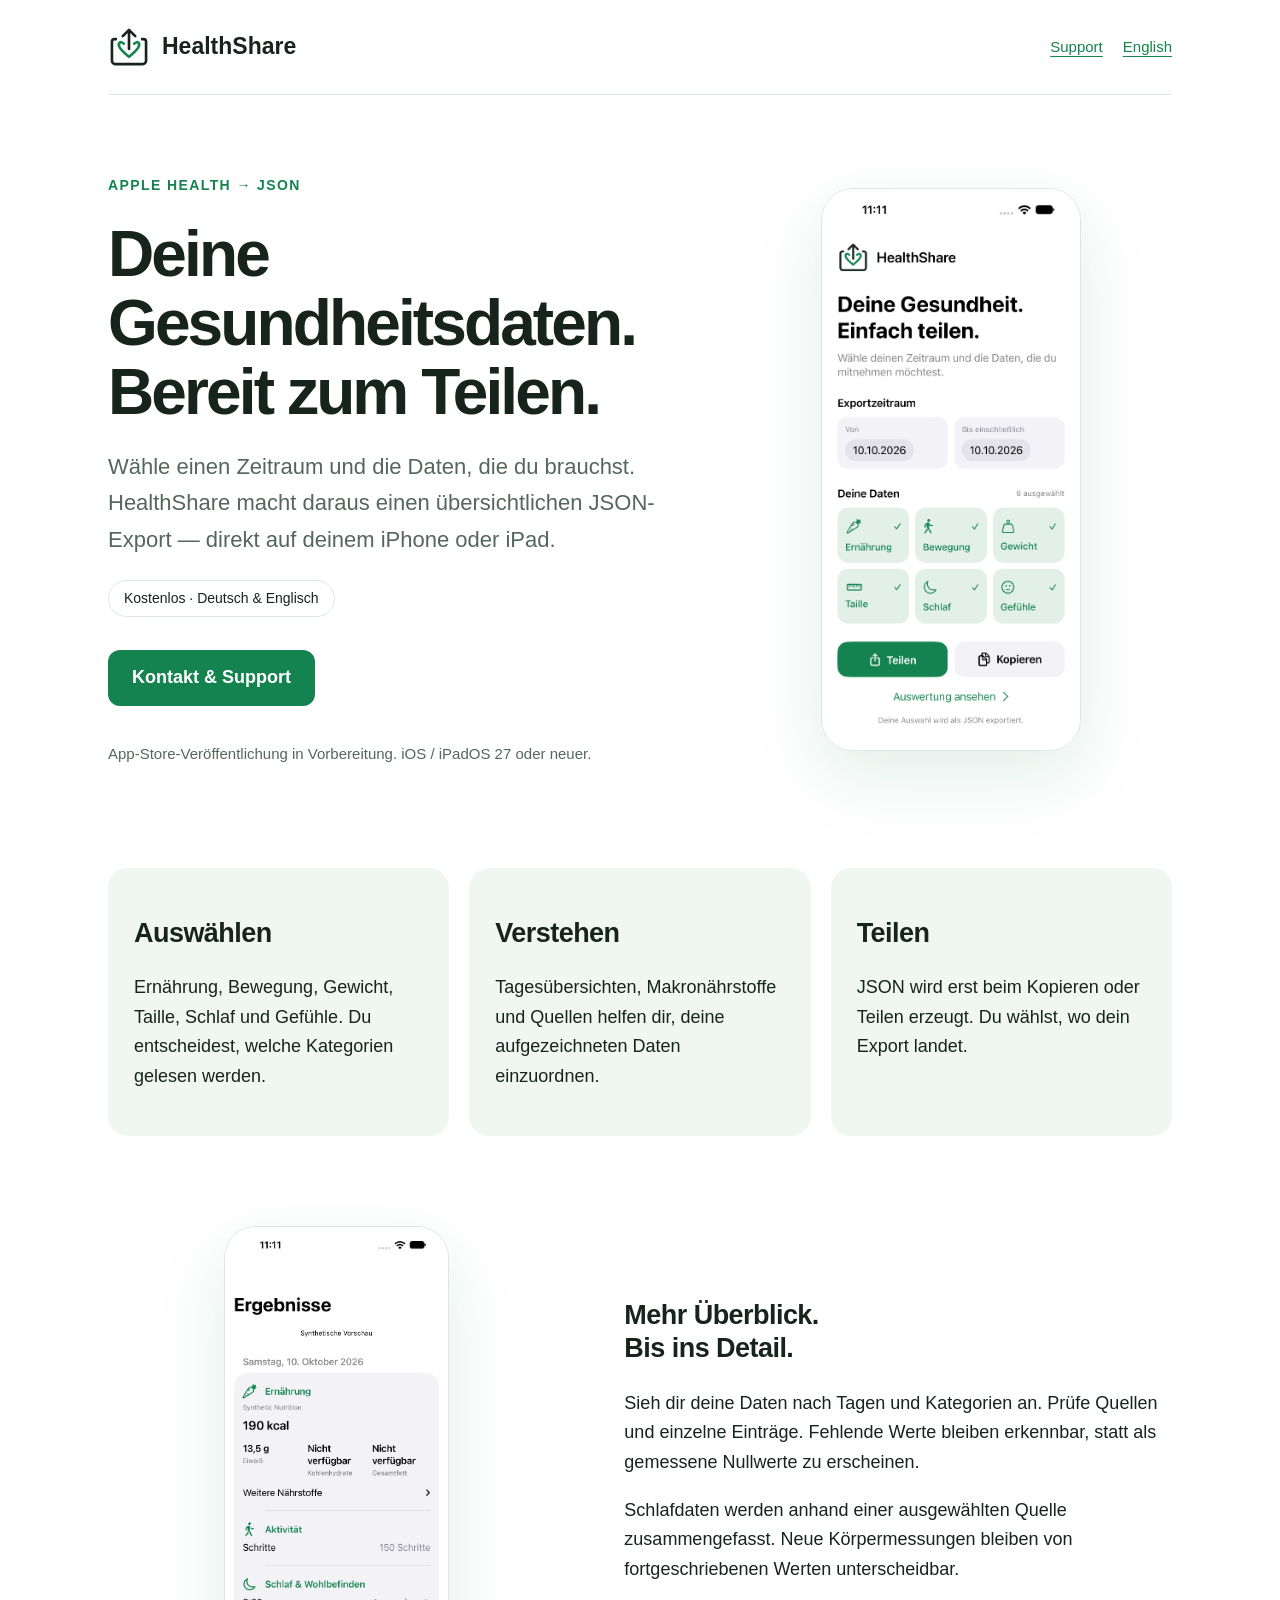
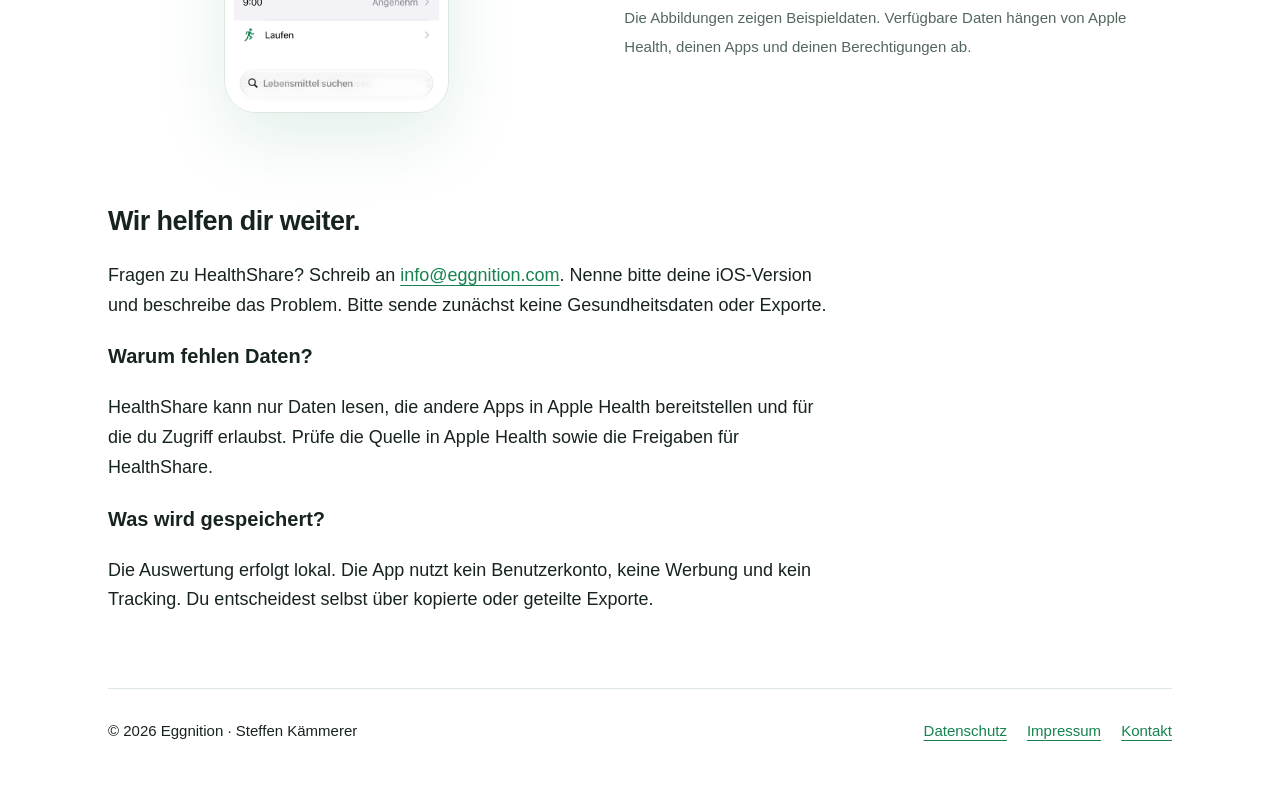
<file: de/index.html>
<!doctype html><html lang="de"><head><meta charset="utf-8"><meta name="viewport" content="width=device-width,initial-scale=1"><meta name="description" content="HealthShare — Gesundheitsdaten lokal ansehen und als JSON teilen."><title>HealthShare · HealthShare</title><link rel="icon" href="../assets/logo.svg" type="image/svg+xml"><link rel="stylesheet" href="../assets/style.css"></head><body><div class="wrap"><header><a class="brand" href="./"><img src="../assets/logo.svg" alt="">HealthShare</a><nav aria-label="Navigation"><a href="./#support">Support</a><a href="../en/">English</a></nav></header><main><section class="hero"><div><span class="eyebrow">Apple Health → JSON</span><h1>Deine Gesundheitsdaten.<br>Bereit zum Teilen.</h1><p class="lead">Wähle einen Zeitraum und die Daten, die du brauchst. HealthShare macht daraus einen übersichtlichen JSON-Export — direkt auf deinem iPhone oder iPad.</p><span class="badge">Kostenlos · Deutsch & Englisch</span><p><a class="button" href="#support">Kontakt & Support</a></p><small>App-Store-Veröffentlichung in Vorbereitung. iOS / iPadOS 27 oder neuer.</small></div><img class="phone" src="../assets/entry.png" alt="HealthShare Startseite mit Datumsauswahl, Kategorien und Teilen-Aktionen" width="1206" height="2622" style="height:auto"></section><section class="cards"><article class="card"><h2>Auswählen</h2><p>Ernährung, Bewegung, Gewicht, Taille, Schlaf und Gefühle. Du entscheidest, welche Kategorien gelesen werden.</p></article><article class="card"><h2>Verstehen</h2><p>Tagesübersichten, Makronährstoffe und Quellen helfen dir, deine aufgezeichneten Daten einzuordnen.</p></article><article class="card"><h2>Teilen</h2><p>JSON wird erst beim Kopieren oder Teilen erzeugt. Du wählst, wo dein Export landet.</p></article></section><section class="detail"><img class="phone" src="../assets/details.png" alt="Detailansicht mit Beispieldaten" width="1206" height="2622" style="height:auto" loading="lazy"><div><h2>Mehr Überblick.<br>Bis ins Detail.</h2><p>Sieh dir deine Daten nach Tagen und Kategorien an. Prüfe Quellen und einzelne Einträge. Fehlende Werte bleiben erkennbar, statt als gemessene Nullwerte zu erscheinen.</p><p>Schlafdaten werden anhand einer ausgewählten Quelle zusammengefasst. Neue Körpermessungen bleiben von fortgeschriebenen Werten unterscheidbar.</p><small>Die Abbildungen zeigen Beispieldaten. Verfügbare Daten hängen von Apple Health, deinen Apps und deinen Berechtigungen ab.</small></div></section><section id="support"><h2>Wir helfen dir weiter.</h2><p>Fragen zu HealthShare? Schreib an <a href="mailto:info@eggnition.com">info@eggnition.com</a>. Nenne bitte deine iOS-Version und beschreibe das Problem. Bitte sende zunächst keine Gesundheitsdaten oder Exporte.</p><h3>Warum fehlen Daten?</h3><p>HealthShare kann nur Daten lesen, die andere Apps in Apple Health bereitstellen und für die du Zugriff erlaubst. Prüfe die Quelle in Apple Health sowie die Freigaben für HealthShare.</p><h3>Was wird gespeichert?</h3><p>Die Auswertung erfolgt lokal. Die App nutzt kein Benutzerkonto, keine Werbung und kein Tracking. Du entscheidest selbst über kopierte oder geteilte Exporte.</p></section></main><footer><span>© 2026 Eggnition · Steffen Kämmerer</span><nav><a href="privacy.html">Datenschutz</a><a href="legal.html">Impressum</a><a href="mailto:info@eggnition.com">Kontakt</a></nav></footer></div></body></html>
</file>
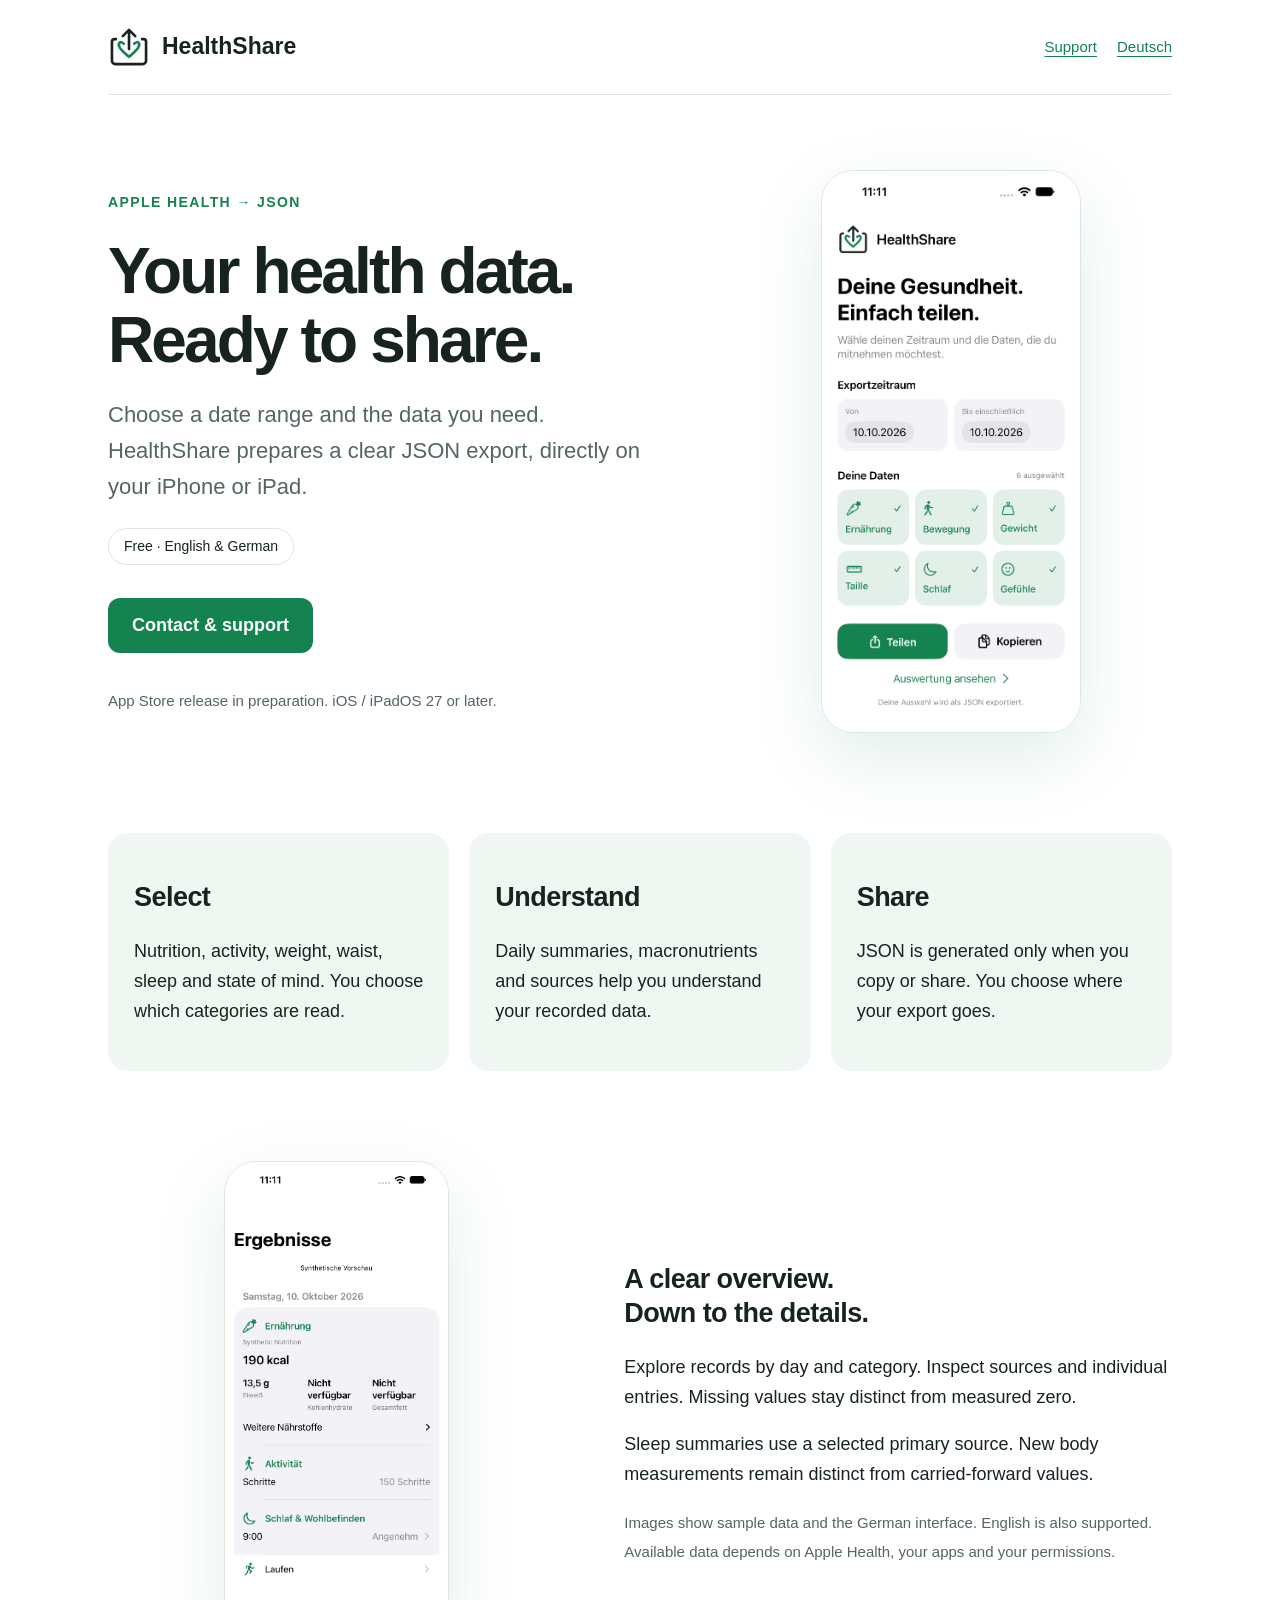
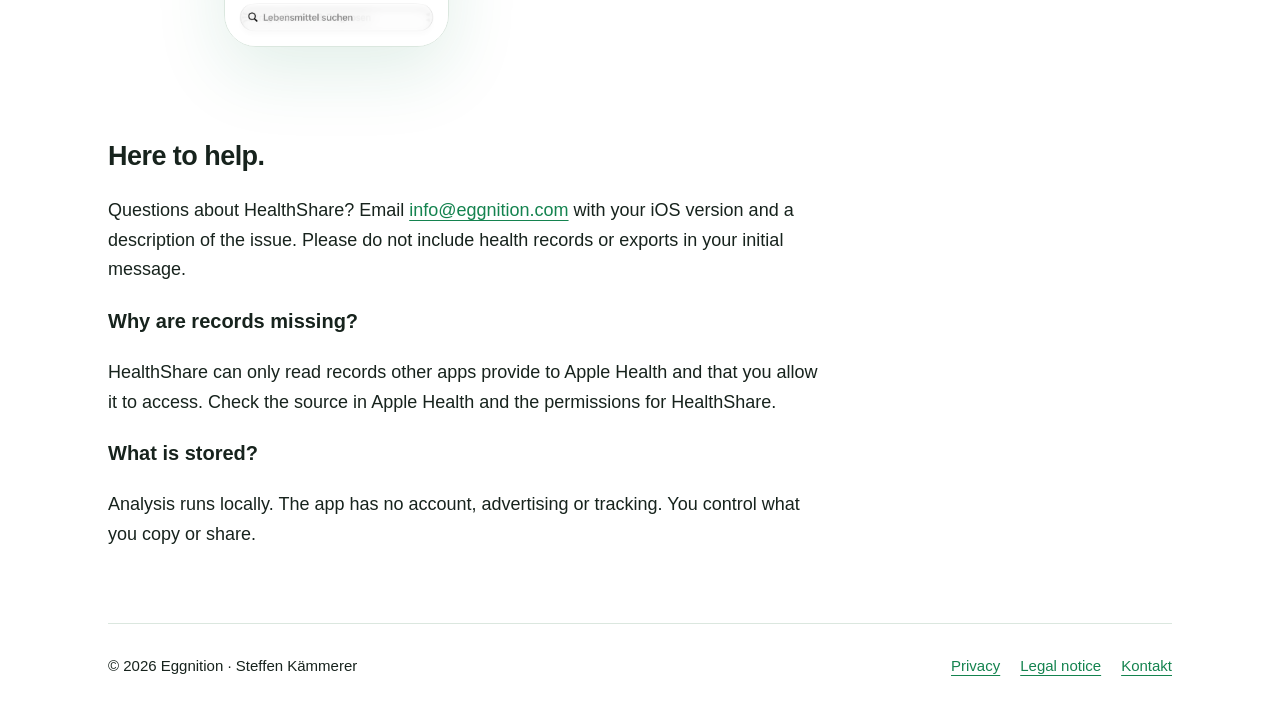
<file: en/index.html>
<!doctype html><html lang="en"><head><meta charset="utf-8"><meta name="viewport" content="width=device-width,initial-scale=1"><meta name="description" content="HealthShare — Inspect health data locally and share JSON."><title>HealthShare · HealthShare</title><link rel="icon" href="../assets/logo.svg" type="image/svg+xml"><link rel="stylesheet" href="../assets/style.css"></head><body><div class="wrap"><header><a class="brand" href="./"><img src="../assets/logo.svg" alt="">HealthShare</a><nav aria-label="Navigation"><a href="./#support">Support</a><a href="../de/">Deutsch</a></nav></header><main><section class="hero"><div><span class="eyebrow">Apple Health → JSON</span><h1>Your health data.<br>Ready to share.</h1><p class="lead">Choose a date range and the data you need. HealthShare prepares a clear JSON export, directly on your iPhone or iPad.</p><span class="badge">Free · English & German</span><p><a class="button" href="#support">Contact & support</a></p><small>App Store release in preparation. iOS / iPadOS 27 or later.</small></div><img class="phone" src="../assets/entry.png" alt="HealthShare entry screen with dates, categories and share actions" width="1206" height="2622" style="height:auto"></section><section class="cards"><article class="card"><h2>Select</h2><p>Nutrition, activity, weight, waist, sleep and state of mind. You choose which categories are read.</p></article><article class="card"><h2>Understand</h2><p>Daily summaries, macronutrients and sources help you understand your recorded data.</p></article><article class="card"><h2>Share</h2><p>JSON is generated only when you copy or share. You choose where your export goes.</p></article></section><section class="detail"><img class="phone" src="../assets/details.png" alt="Detail screen with sample data" width="1206" height="2622" style="height:auto" loading="lazy"><div><h2>A clear overview.<br>Down to the details.</h2><p>Explore records by day and category. Inspect sources and individual entries. Missing values stay distinct from measured zero.</p><p>Sleep summaries use a selected primary source. New body measurements remain distinct from carried-forward values.</p><small>Images show sample data and the German interface. English is also supported. Available data depends on Apple Health, your apps and your permissions.</small></div></section><section id="support"><h2>Here to help.</h2><p>Questions about HealthShare? Email <a href="mailto:info@eggnition.com">info@eggnition.com</a> with your iOS version and a description of the issue. Please do not include health records or exports in your initial message.</p><h3>Why are records missing?</h3><p>HealthShare can only read records other apps provide to Apple Health and that you allow it to access. Check the source in Apple Health and the permissions for HealthShare.</p><h3>What is stored?</h3><p>Analysis runs locally. The app has no account, advertising or tracking. You control what you copy or share.</p></section></main><footer><span>© 2026 Eggnition · Steffen Kämmerer</span><nav><a href="privacy.html">Privacy</a><a href="legal.html">Legal notice</a><a href="mailto:info@eggnition.com">Kontakt</a></nav></footer></div></body></html>
</file>
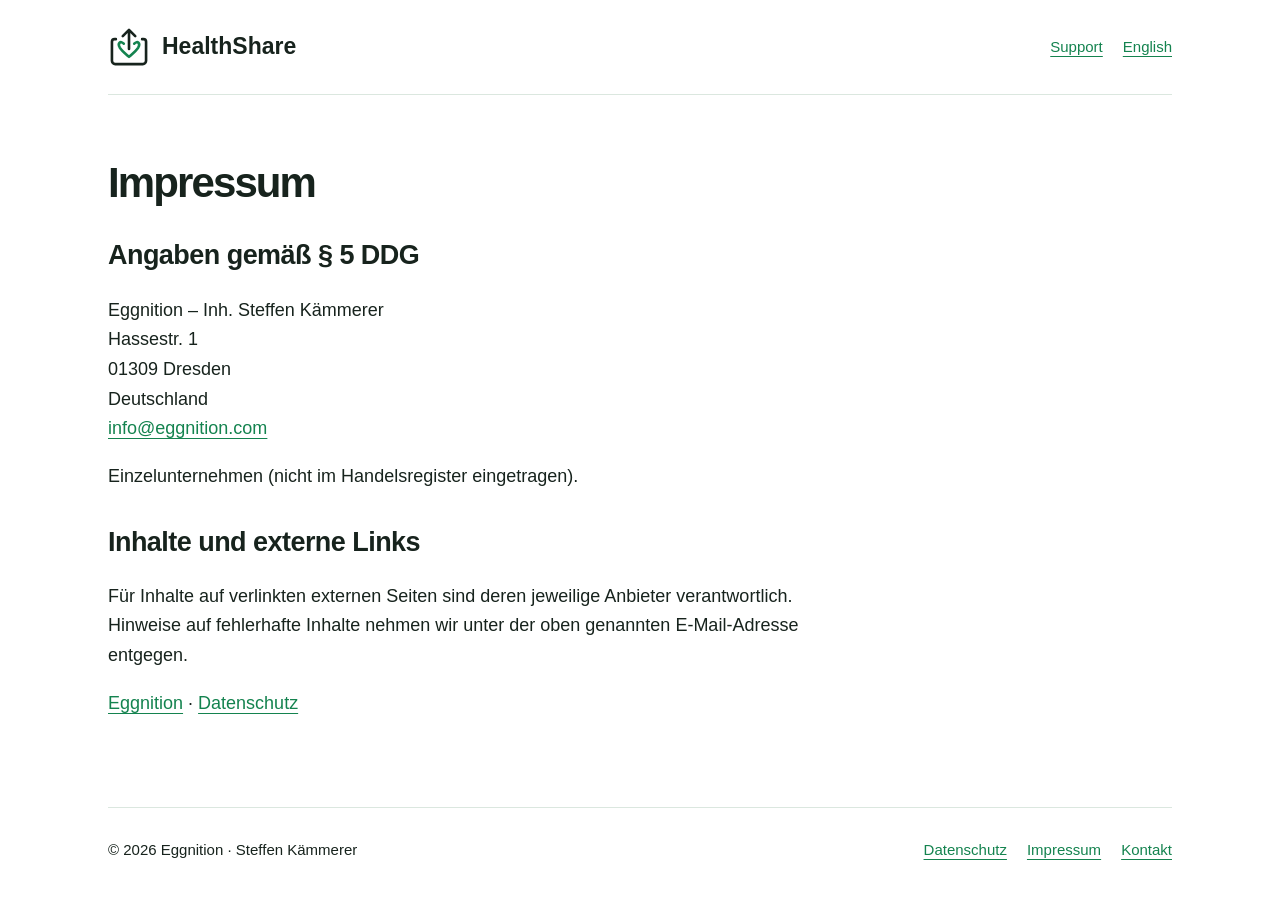
<file: de/legal.html>
<!doctype html><html lang="de"><head><meta charset="utf-8"><meta name="viewport" content="width=device-width,initial-scale=1"><meta name="description" content="HealthShare — Gesundheitsdaten lokal ansehen und als JSON teilen."><title>Impressum · HealthShare</title><link rel="icon" href="../assets/logo.svg" type="image/svg+xml"><link rel="stylesheet" href="../assets/style.css"></head><body><div class="wrap"><header><a class="brand" href="./"><img src="../assets/logo.svg" alt="">HealthShare</a><nav aria-label="Navigation"><a href="./#support">Support</a><a href="../en/">English</a></nav></header><main><article class="legal"><h1>Impressum</h1><h2>Angaben gemäß § 5 DDG</h2><p>Eggnition – Inh. Steffen Kämmerer<br>Hassestr. 1<br>01309 Dresden<br>Deutschland<br><a href="mailto:info@eggnition.com">info@eggnition.com</a></p><p>Einzelunternehmen (nicht im Handelsregister eingetragen).</p><h2>Inhalte und externe Links</h2><p>Für Inhalte auf verlinkten externen Seiten sind deren jeweilige Anbieter verantwortlich. Hinweise auf fehlerhafte Inhalte nehmen wir unter der oben genannten E-Mail-Adresse entgegen.</p><p><a href="https://eggnition.de/de/legal-notice">Eggnition</a> · <a href="privacy.html">Datenschutz</a></p></article></main><footer><span>© 2026 Eggnition · Steffen Kämmerer</span><nav><a href="privacy.html">Datenschutz</a><a href="legal.html">Impressum</a><a href="mailto:info@eggnition.com">Kontakt</a></nav></footer></div></body></html>
</file>
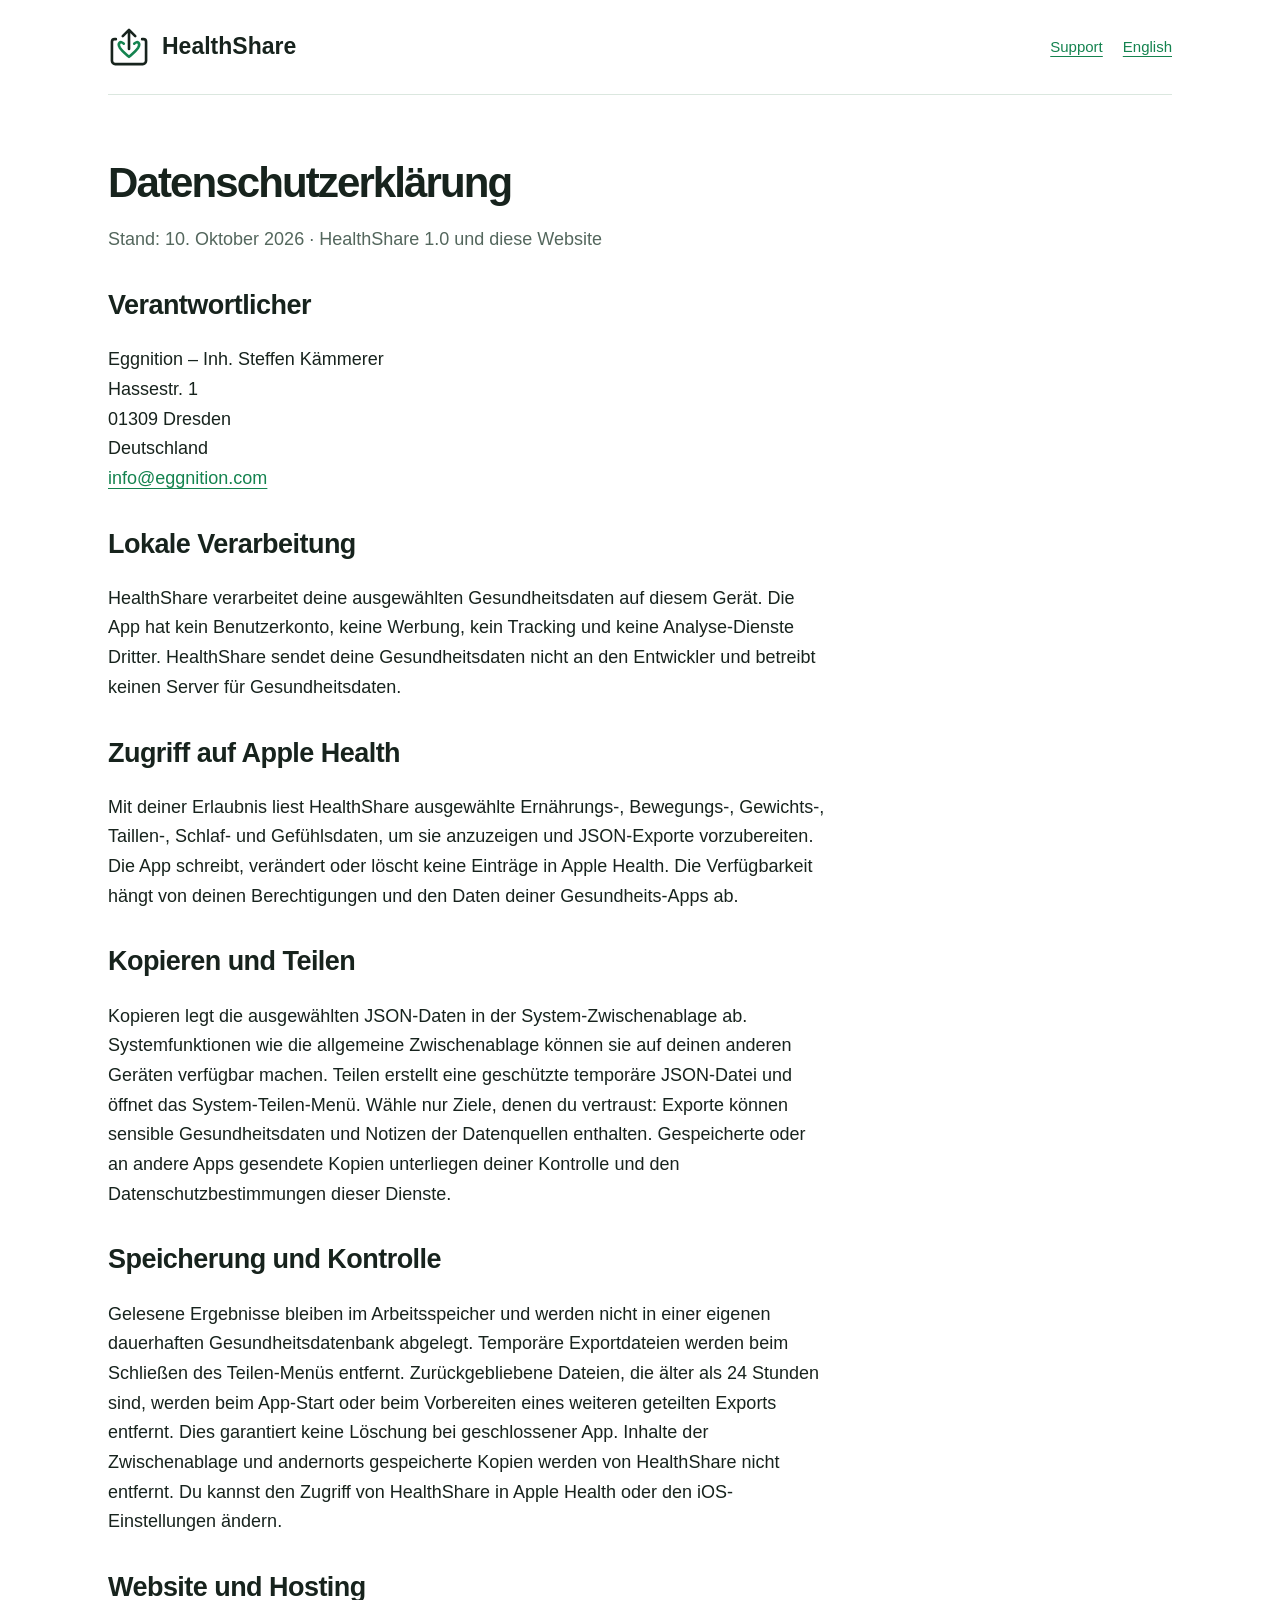
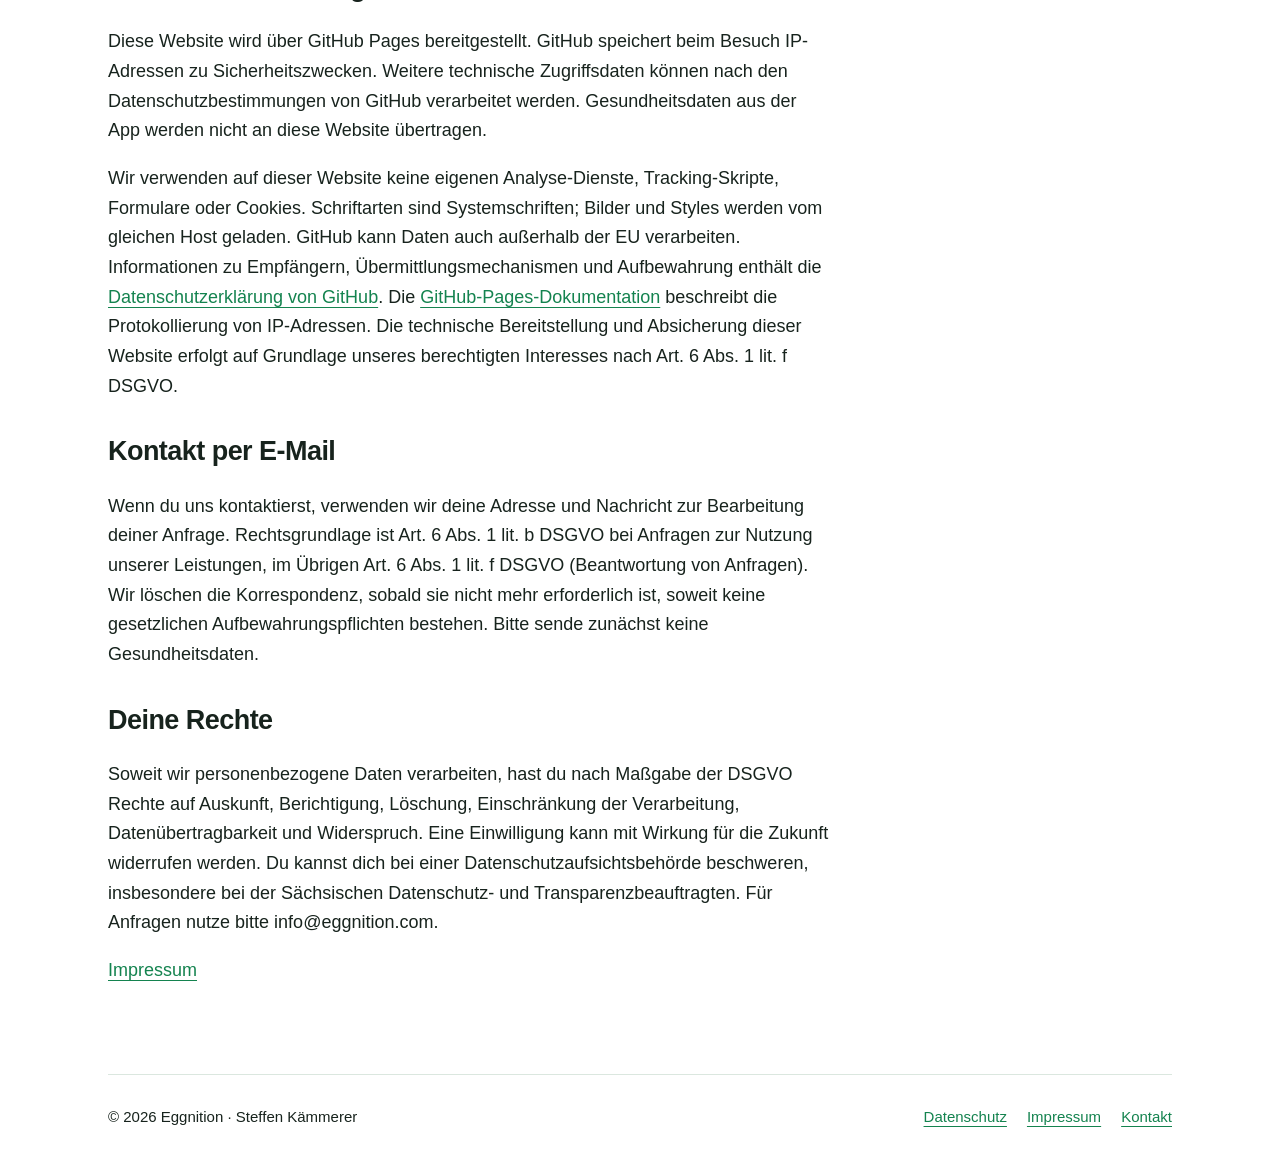
<file: de/privacy.html>
<!doctype html><html lang="de"><head><meta charset="utf-8"><meta name="viewport" content="width=device-width,initial-scale=1"><meta name="description" content="HealthShare — Gesundheitsdaten lokal ansehen und als JSON teilen."><title>Datenschutz · HealthShare</title><link rel="icon" href="../assets/logo.svg" type="image/svg+xml"><link rel="stylesheet" href="../assets/style.css"></head><body><div class="wrap"><header><a class="brand" href="./"><img src="../assets/logo.svg" alt="">HealthShare</a><nav aria-label="Navigation"><a href="./#support">Support</a><a href="../en/">English</a></nav></header><main><article class="legal"><h1>Datenschutzerklärung</h1><p class="muted">Stand: 10. Oktober 2026 · HealthShare 1.0 und diese Website</p><h2>Verantwortlicher</h2><p>Eggnition – Inh. Steffen Kämmerer<br>Hassestr. 1<br>01309 Dresden<br>Deutschland<br><a href="mailto:info@eggnition.com">info@eggnition.com</a></p><h2>Lokale Verarbeitung</h2><p>HealthShare verarbeitet deine ausgewählten Gesundheitsdaten auf diesem Gerät. Die App hat kein Benutzerkonto, keine Werbung, kein Tracking und keine Analyse-Dienste Dritter. HealthShare sendet deine Gesundheitsdaten nicht an den Entwickler und betreibt keinen Server für Gesundheitsdaten.</p><h2>Zugriff auf Apple Health</h2><p>Mit deiner Erlaubnis liest HealthShare ausgewählte Ernährungs-, Bewegungs-, Gewichts-, Taillen-, Schlaf- und Gefühlsdaten, um sie anzuzeigen und JSON-Exporte vorzubereiten. Die App schreibt, verändert oder löscht keine Einträge in Apple Health. Die Verfügbarkeit hängt von deinen Berechtigungen und den Daten deiner Gesundheits-Apps ab.</p><h2>Kopieren und Teilen</h2><p>Kopieren legt die ausgewählten JSON-Daten in der System-Zwischenablage ab. Systemfunktionen wie die allgemeine Zwischenablage können sie auf deinen anderen Geräten verfügbar machen. Teilen erstellt eine geschützte temporäre JSON-Datei und öffnet das System-Teilen-Menü. Wähle nur Ziele, denen du vertraust: Exporte können sensible Gesundheitsdaten und Notizen der Datenquellen enthalten. Gespeicherte oder an andere Apps gesendete Kopien unterliegen deiner Kontrolle und den Datenschutzbestimmungen dieser Dienste.</p><h2>Speicherung und Kontrolle</h2><p>Gelesene Ergebnisse bleiben im Arbeitsspeicher und werden nicht in einer eigenen dauerhaften Gesundheitsdatenbank abgelegt. Temporäre Exportdateien werden beim Schließen des Teilen-Menüs entfernt. Zurückgebliebene Dateien, die älter als 24 Stunden sind, werden beim App-Start oder beim Vorbereiten eines weiteren geteilten Exports entfernt. Dies garantiert keine Löschung bei geschlossener App. Inhalte der Zwischenablage und andernorts gespeicherte Kopien werden von HealthShare nicht entfernt. Du kannst den Zugriff von HealthShare in Apple Health oder den iOS-Einstellungen ändern.</p><h2>Website und Hosting</h2><p>Diese Website wird über GitHub Pages bereitgestellt. GitHub speichert beim Besuch IP-Adressen zu Sicherheitszwecken. Weitere technische Zugriffsdaten können nach den Datenschutzbestimmungen von GitHub verarbeitet werden. Gesundheitsdaten aus der App werden nicht an diese Website übertragen.</p><p>Wir verwenden auf dieser Website keine eigenen Analyse-Dienste, Tracking-Skripte, Formulare oder Cookies. Schriftarten sind Systemschriften; Bilder und Styles werden vom gleichen Host geladen. GitHub kann Daten auch außerhalb der EU verarbeiten. Informationen zu Empfängern, Übermittlungsmechanismen und Aufbewahrung enthält die <a href="https://docs.github.com/en/site-policy/privacy-policies/github-general-privacy-statement">Datenschutzerklärung von GitHub</a>. Die <a href="https://docs.github.com/en/pages/getting-started-with-github-pages/what-is-github-pages#data-collection">GitHub-Pages-Dokumentation</a> beschreibt die Protokollierung von IP-Adressen. Die technische Bereitstellung und Absicherung dieser Website erfolgt auf Grundlage unseres berechtigten Interesses nach Art. 6 Abs. 1 lit. f DSGVO.</p><h2>Kontakt per E-Mail</h2><p>Wenn du uns kontaktierst, verwenden wir deine Adresse und Nachricht zur Bearbeitung deiner Anfrage. Rechtsgrundlage ist Art. 6 Abs. 1 lit. b DSGVO bei Anfragen zur Nutzung unserer Leistungen, im Übrigen Art. 6 Abs. 1 lit. f DSGVO (Beantwortung von Anfragen). Wir löschen die Korrespondenz, sobald sie nicht mehr erforderlich ist, soweit keine gesetzlichen Aufbewahrungspflichten bestehen. Bitte sende zunächst keine Gesundheitsdaten.</p><h2>Deine Rechte</h2><p>Soweit wir personenbezogene Daten verarbeiten, hast du nach Maßgabe der DSGVO Rechte auf Auskunft, Berichtigung, Löschung, Einschränkung der Verarbeitung, Datenübertragbarkeit und Widerspruch. Eine Einwilligung kann mit Wirkung für die Zukunft widerrufen werden. Du kannst dich bei einer Datenschutzaufsichtsbehörde beschweren, insbesondere bei der Sächsischen Datenschutz- und Transparenzbeauftragten. Für Anfragen nutze bitte info@eggnition.com.</p><p><a href="legal.html">Impressum</a></p></article></main><footer><span>© 2026 Eggnition · Steffen Kämmerer</span><nav><a href="privacy.html">Datenschutz</a><a href="legal.html">Impressum</a><a href="mailto:info@eggnition.com">Kontakt</a></nav></footer></div></body></html>
</file>
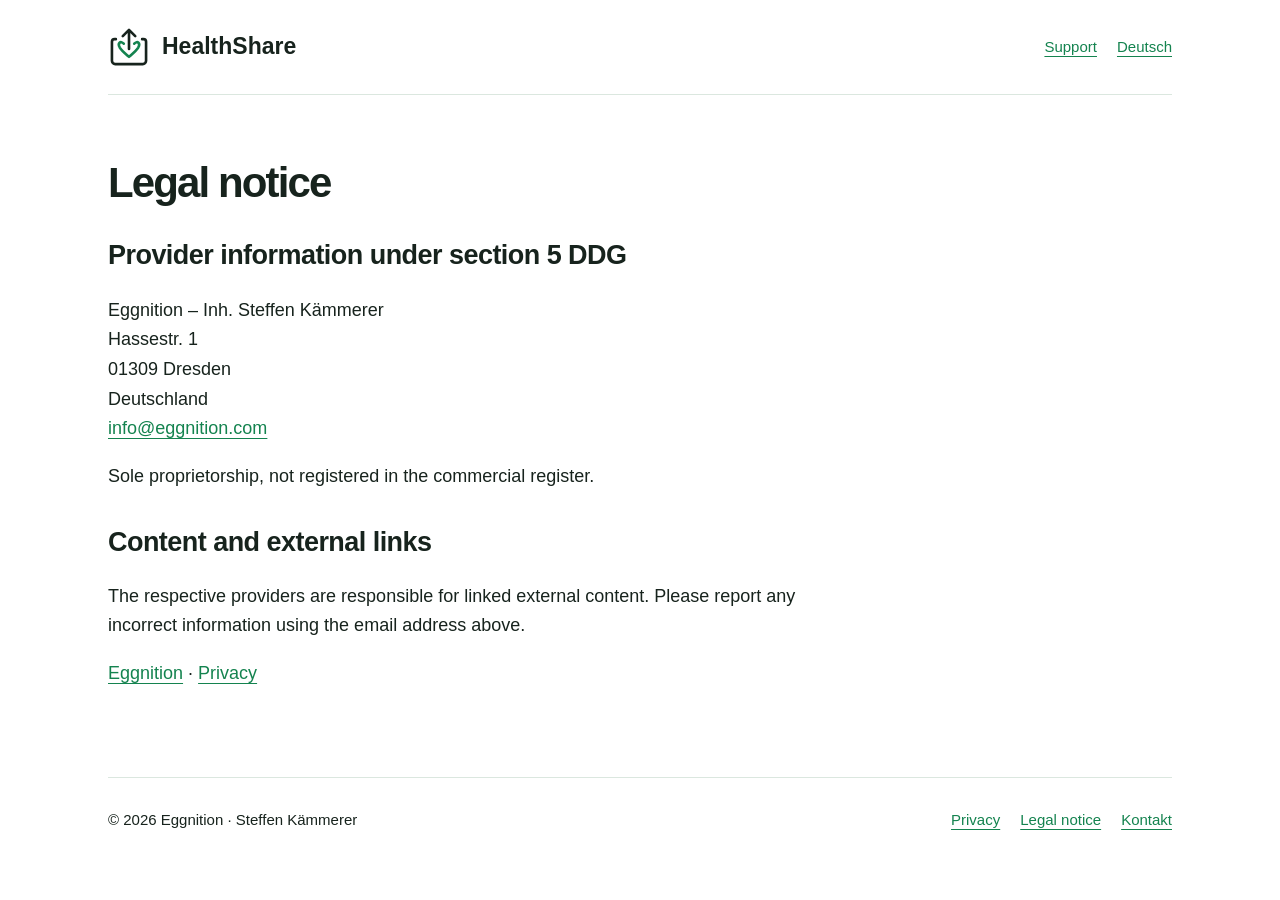
<file: en/legal.html>
<!doctype html><html lang="en"><head><meta charset="utf-8"><meta name="viewport" content="width=device-width,initial-scale=1"><meta name="description" content="HealthShare — Inspect health data locally and share JSON."><title>Legal notice · HealthShare</title><link rel="icon" href="../assets/logo.svg" type="image/svg+xml"><link rel="stylesheet" href="../assets/style.css"></head><body><div class="wrap"><header><a class="brand" href="./"><img src="../assets/logo.svg" alt="">HealthShare</a><nav aria-label="Navigation"><a href="./#support">Support</a><a href="../de/">Deutsch</a></nav></header><main><article class="legal"><h1>Legal notice</h1><h2>Provider information under section 5 DDG</h2><p>Eggnition – Inh. Steffen Kämmerer<br>Hassestr. 1<br>01309 Dresden<br>Deutschland<br><a href="mailto:info@eggnition.com">info@eggnition.com</a></p><p>Sole proprietorship, not registered in the commercial register.</p><h2>Content and external links</h2><p>The respective providers are responsible for linked external content. Please report any incorrect information using the email address above.</p><p><a href="https://eggnition.de/de/legal-notice">Eggnition</a> · <a href="privacy.html">Privacy</a></p></article></main><footer><span>© 2026 Eggnition · Steffen Kämmerer</span><nav><a href="privacy.html">Privacy</a><a href="legal.html">Legal notice</a><a href="mailto:info@eggnition.com">Kontakt</a></nav></footer></div></body></html>
</file>
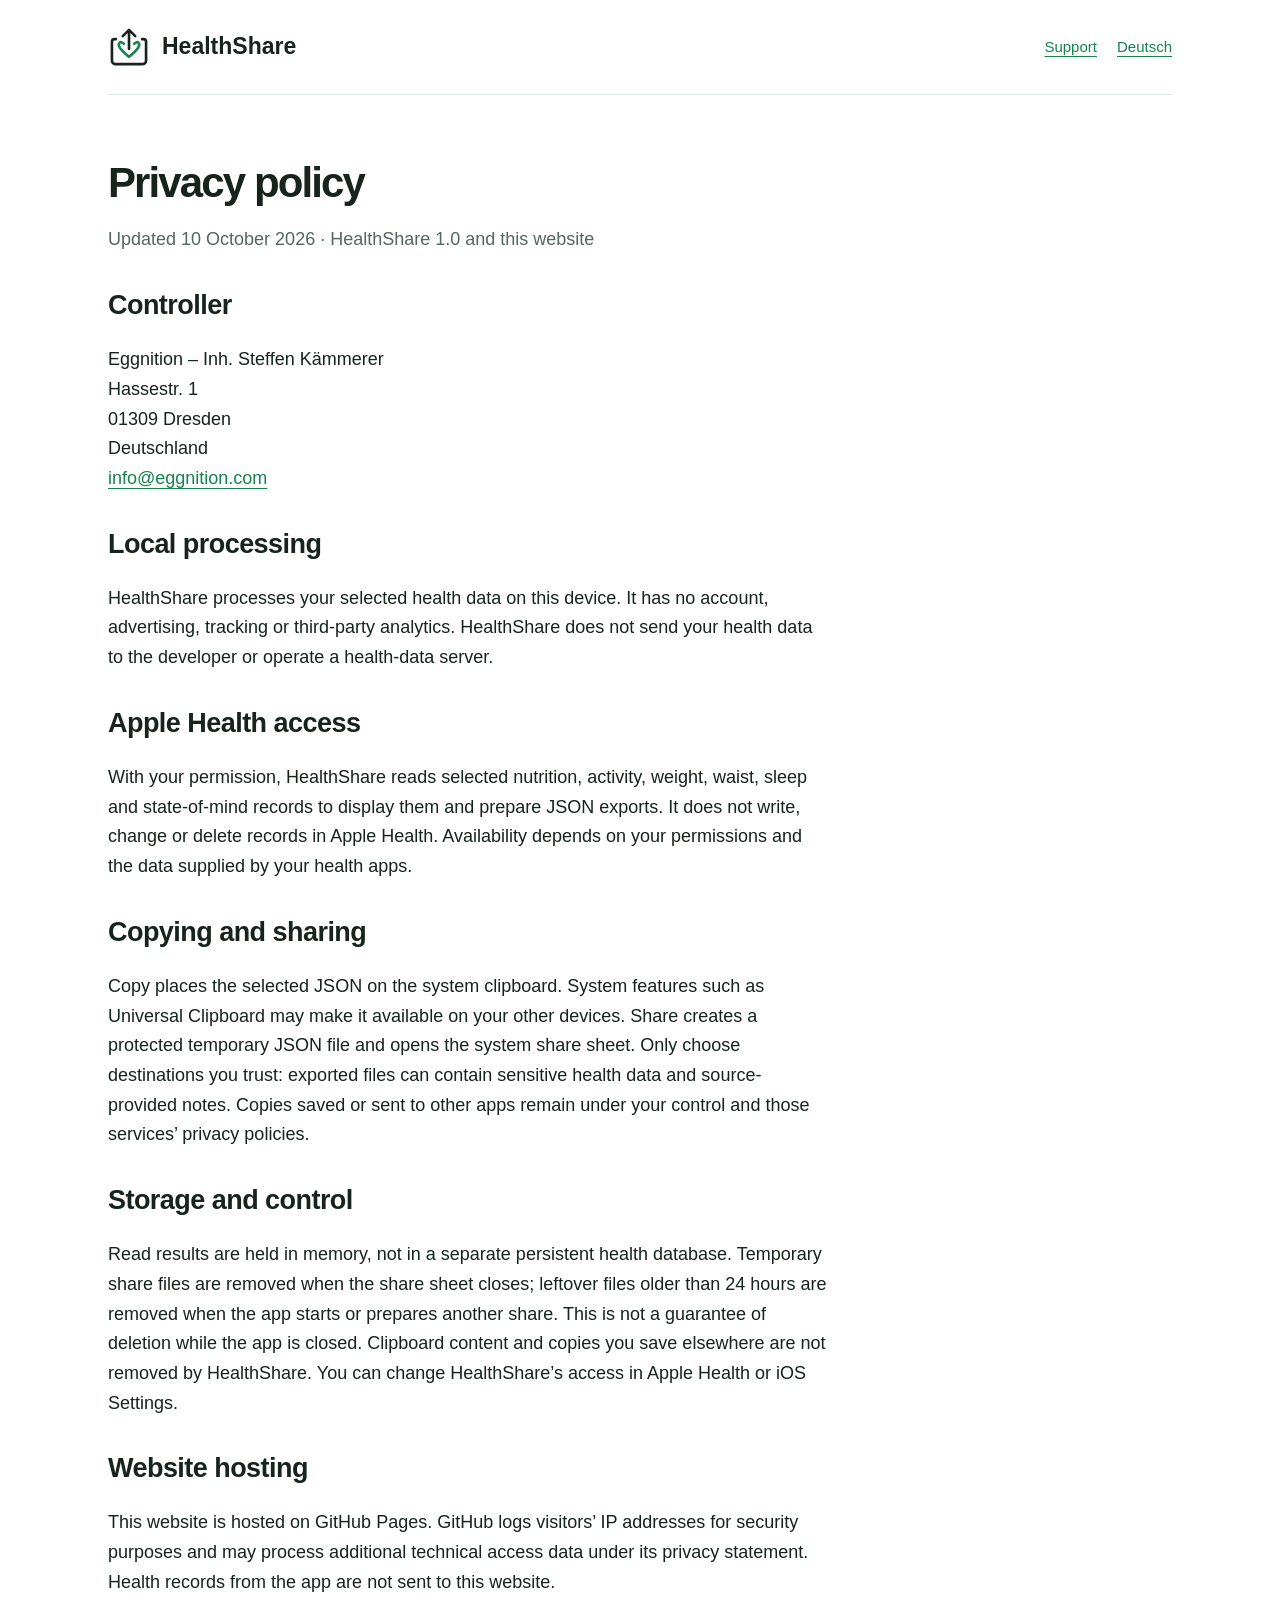
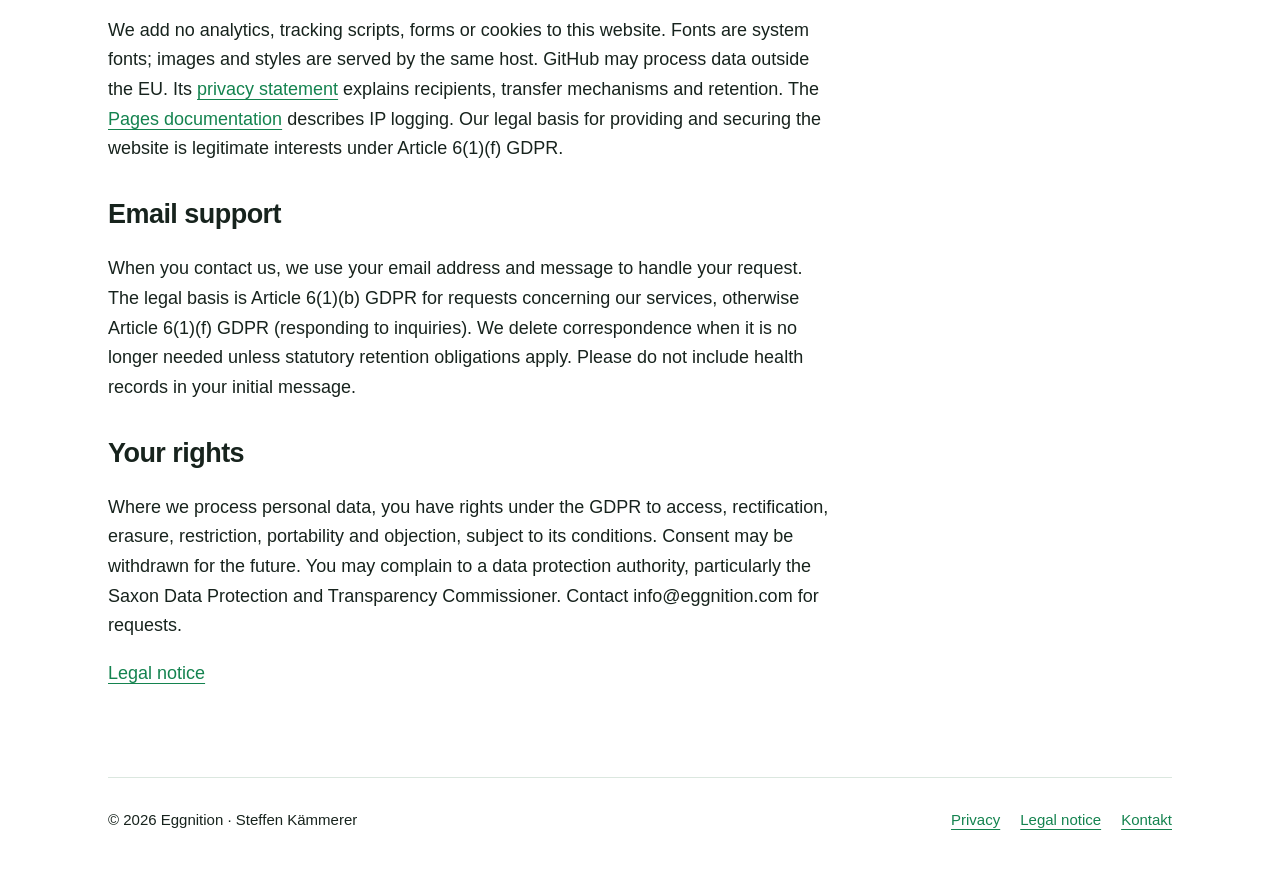
<file: en/privacy.html>
<!doctype html><html lang="en"><head><meta charset="utf-8"><meta name="viewport" content="width=device-width,initial-scale=1"><meta name="description" content="HealthShare — Inspect health data locally and share JSON."><title>Privacy · HealthShare</title><link rel="icon" href="../assets/logo.svg" type="image/svg+xml"><link rel="stylesheet" href="../assets/style.css"></head><body><div class="wrap"><header><a class="brand" href="./"><img src="../assets/logo.svg" alt="">HealthShare</a><nav aria-label="Navigation"><a href="./#support">Support</a><a href="../de/">Deutsch</a></nav></header><main><article class="legal"><h1>Privacy policy</h1><p class="muted">Updated 10 October 2026 · HealthShare 1.0 and this website</p><h2>Controller</h2><p>Eggnition – Inh. Steffen Kämmerer<br>Hassestr. 1<br>01309 Dresden<br>Deutschland<br><a href="mailto:info@eggnition.com">info@eggnition.com</a></p><h2>Local processing</h2><p>HealthShare processes your selected health data on this device. It has no account, advertising, tracking or third-party analytics. HealthShare does not send your health data to the developer or operate a health-data server.</p><h2>Apple Health access</h2><p>With your permission, HealthShare reads selected nutrition, activity, weight, waist, sleep and state-of-mind records to display them and prepare JSON exports. It does not write, change or delete records in Apple Health. Availability depends on your permissions and the data supplied by your health apps.</p><h2>Copying and sharing</h2><p>Copy places the selected JSON on the system clipboard. System features such as Universal Clipboard may make it available on your other devices. Share creates a protected temporary JSON file and opens the system share sheet. Only choose destinations you trust: exported files can contain sensitive health data and source-provided notes. Copies saved or sent to other apps remain under your control and those services’ privacy policies.</p><h2>Storage and control</h2><p>Read results are held in memory, not in a separate persistent health database. Temporary share files are removed when the share sheet closes; leftover files older than 24 hours are removed when the app starts or prepares another share. This is not a guarantee of deletion while the app is closed. Clipboard content and copies you save elsewhere are not removed by HealthShare. You can change HealthShare’s access in Apple Health or iOS Settings.</p><h2>Website hosting</h2><p>This website is hosted on GitHub Pages. GitHub logs visitors’ IP addresses for security purposes and may process additional technical access data under its privacy statement. Health records from the app are not sent to this website.</p><p>We add no analytics, tracking scripts, forms or cookies to this website. Fonts are system fonts; images and styles are served by the same host. GitHub may process data outside the EU. Its <a href="https://docs.github.com/en/site-policy/privacy-policies/github-general-privacy-statement">privacy statement</a> explains recipients, transfer mechanisms and retention. The <a href="https://docs.github.com/en/pages/getting-started-with-github-pages/what-is-github-pages#data-collection">Pages documentation</a> describes IP logging. Our legal basis for providing and securing the website is legitimate interests under Article 6(1)(f) GDPR.</p><h2>Email support</h2><p>When you contact us, we use your email address and message to handle your request. The legal basis is Article 6(1)(b) GDPR for requests concerning our services, otherwise Article 6(1)(f) GDPR (responding to inquiries). We delete correspondence when it is no longer needed unless statutory retention obligations apply. Please do not include health records in your initial message.</p><h2>Your rights</h2><p>Where we process personal data, you have rights under the GDPR to access, rectification, erasure, restriction, portability and objection, subject to its conditions. Consent may be withdrawn for the future. You may complain to a data protection authority, particularly the Saxon Data Protection and Transparency Commissioner. Contact info@eggnition.com for requests.</p><p><a href="legal.html">Legal notice</a></p></article></main><footer><span>© 2026 Eggnition · Steffen Kämmerer</span><nav><a href="privacy.html">Privacy</a><a href="legal.html">Legal notice</a><a href="mailto:info@eggnition.com">Kontakt</a></nav></footer></div></body></html>
</file>
<file: assets/style.css>
*{box-sizing:border-box} :root{color-scheme:light dark;--bg:#fff;--ink:#17231d;--muted:#54675d;--green:#14834f;--panel:#f0f7f3;--line:#dbe7df} @media(prefers-color-scheme:dark){:root{--bg:#000;--ink:#f5f8f6;--muted:#a6b8ad;--green:#59d995;--panel:#101c15;--line:#28372e}} body{margin:0;background:var(--bg);color:var(--ink);font:18px/1.65 -apple-system,BlinkMacSystemFont,"Segoe UI",sans-serif} a{color:var(--green);text-underline-offset:4px} a:focus-visible{outline:3px solid var(--green);outline-offset:5px} .wrap{max-width:1120px;margin:auto;padding:0 28px} header{display:flex;justify-content:space-between;align-items:center;gap:24px;padding:26px 0;border-bottom:1px solid var(--line)} .brand{display:flex;align-items:center;gap:12px;font-size:23px;font-weight:750;color:var(--ink);text-decoration:none}.brand img{width:42px;height:42px} nav{display:flex;gap:20px;flex-wrap:wrap;font-size:15px} .hero{display:grid;grid-template-columns:1.25fr 1fr;gap:70px;align-items:center;padding:75px 0} .eyebrow{color:var(--green);font-size:14px;font-weight:700;letter-spacing:.1em;text-transform:uppercase} h1{font-size:clamp(36px,5vw,64px);line-height:1.08;letter-spacing:-.045em;margin:20px 0} h2{font-size:27px;line-height:1.25;letter-spacing:-.02em} h3{font-size:20px} p{max-width:72ch} .lead{font-size:22px;color:var(--muted)} .button{display:inline-block;background:var(--green);color:var(--bg);padding:13px 24px;border-radius:12px;text-decoration:none;font-weight:700;margin:15px 0}.badge{display:inline-block;border:1px solid var(--line);border-radius:30px;padding:6px 15px;font-size:14px} .phone{display:block;width:260px;max-width:100%;margin:auto;border:1px solid var(--line);border-radius:32px;box-shadow:0 25px 70px #14834f20} .cards{display:grid;grid-template-columns:repeat(3,1fr);gap:20px;margin:25px 0 70px}.card{background:var(--panel);border-radius:20px;padding:26px} .detail{display:grid;grid-template-columns:1fr 1.2fr;gap:60px;align-items:center;padding:20px 0 70px} .detail .phone{width:225px}.legal{max-width:800px;padding:45px 0 70px}.legal h1{font-size:42px}.legal h2{margin-top:34px}.muted,small{color:var(--muted)} footer{border-top:1px solid var(--line);padding:30px 0 45px;display:flex;justify-content:space-between;gap:24px;flex-wrap:wrap;font-size:15px} #support{scroll-margin-top:30px;padding-bottom:55px} @media(max-width:720px){.wrap{padding:0 20px}header{align-items:flex-start}.brand{font-size:20px}nav{gap:12px}.hero,.detail{grid-template-columns:1fr;gap:30px;padding:45px 0}.hero .phone{width:220px}.cards{grid-template-columns:1fr;gap:12px;margin-bottom:35px}h1{font-size:43px}.detail .phone{order:2}.lead{font-size:20px}}
</file>
